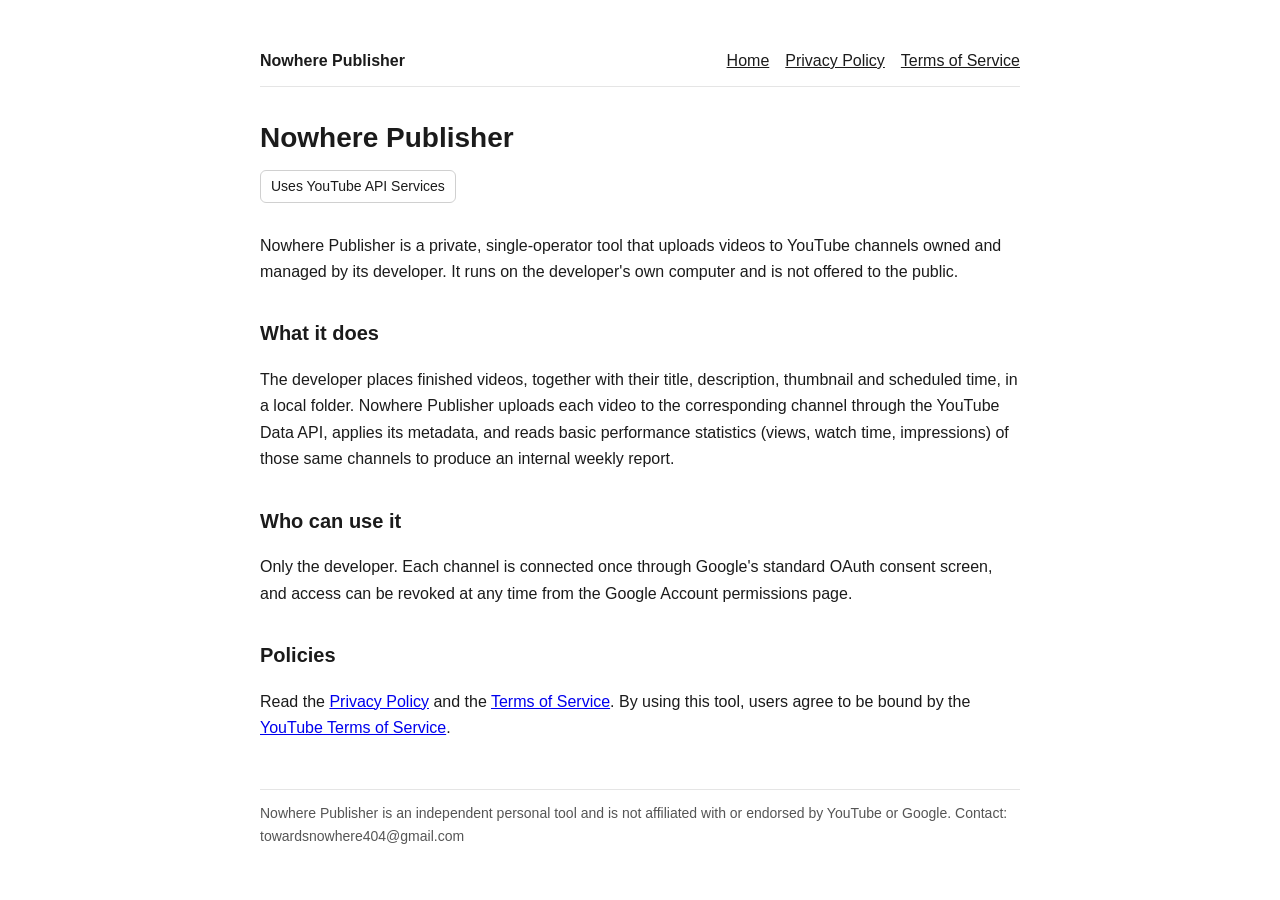
<file: index.html>
<!DOCTYPE html><html lang="en"><head><meta charset="utf-8"><meta name="viewport" content="width=device-width,initial-scale=1"><title>Nowhere Publisher</title><link rel="stylesheet" href="style.css"></head><body>
<header><strong>Nowhere Publisher</strong><nav><a href="index.html">Home</a><a href="privacy.html">Privacy Policy</a><a href="terms.html">Terms of Service</a></nav></header>
<h1>Nowhere Publisher</h1>
<p class="badge">Uses YouTube API Services</p>
<p>Nowhere Publisher is a private, single-operator tool that uploads videos to YouTube channels owned and managed by its developer. It runs on the developer's own computer and is not offered to the public.</p>
<h2>What it does</h2>
<p>The developer places finished videos, together with their title, description, thumbnail and scheduled time, in a local folder. Nowhere Publisher uploads each video to the corresponding channel through the YouTube Data API, applies its metadata, and reads basic performance statistics (views, watch time, impressions) of those same channels to produce an internal weekly report.</p>
<h2>Who can use it</h2>
<p>Only the developer. Each channel is connected once through Google's standard OAuth consent screen, and access can be revoked at any time from the Google Account permissions page.</p>
<h2>Policies</h2>
<p>Read the <a href="privacy.html">Privacy Policy</a> and the <a href="terms.html">Terms of Service</a>. By using this tool, users agree to be bound by the <a href="https://www.youtube.com/t/terms">YouTube Terms of Service</a>.</p>
<footer>Nowhere Publisher is an independent personal tool and is not affiliated with or endorsed by YouTube or Google. Contact: towardsnowhere404@gmail.com</footer>
</body></html>
</file>
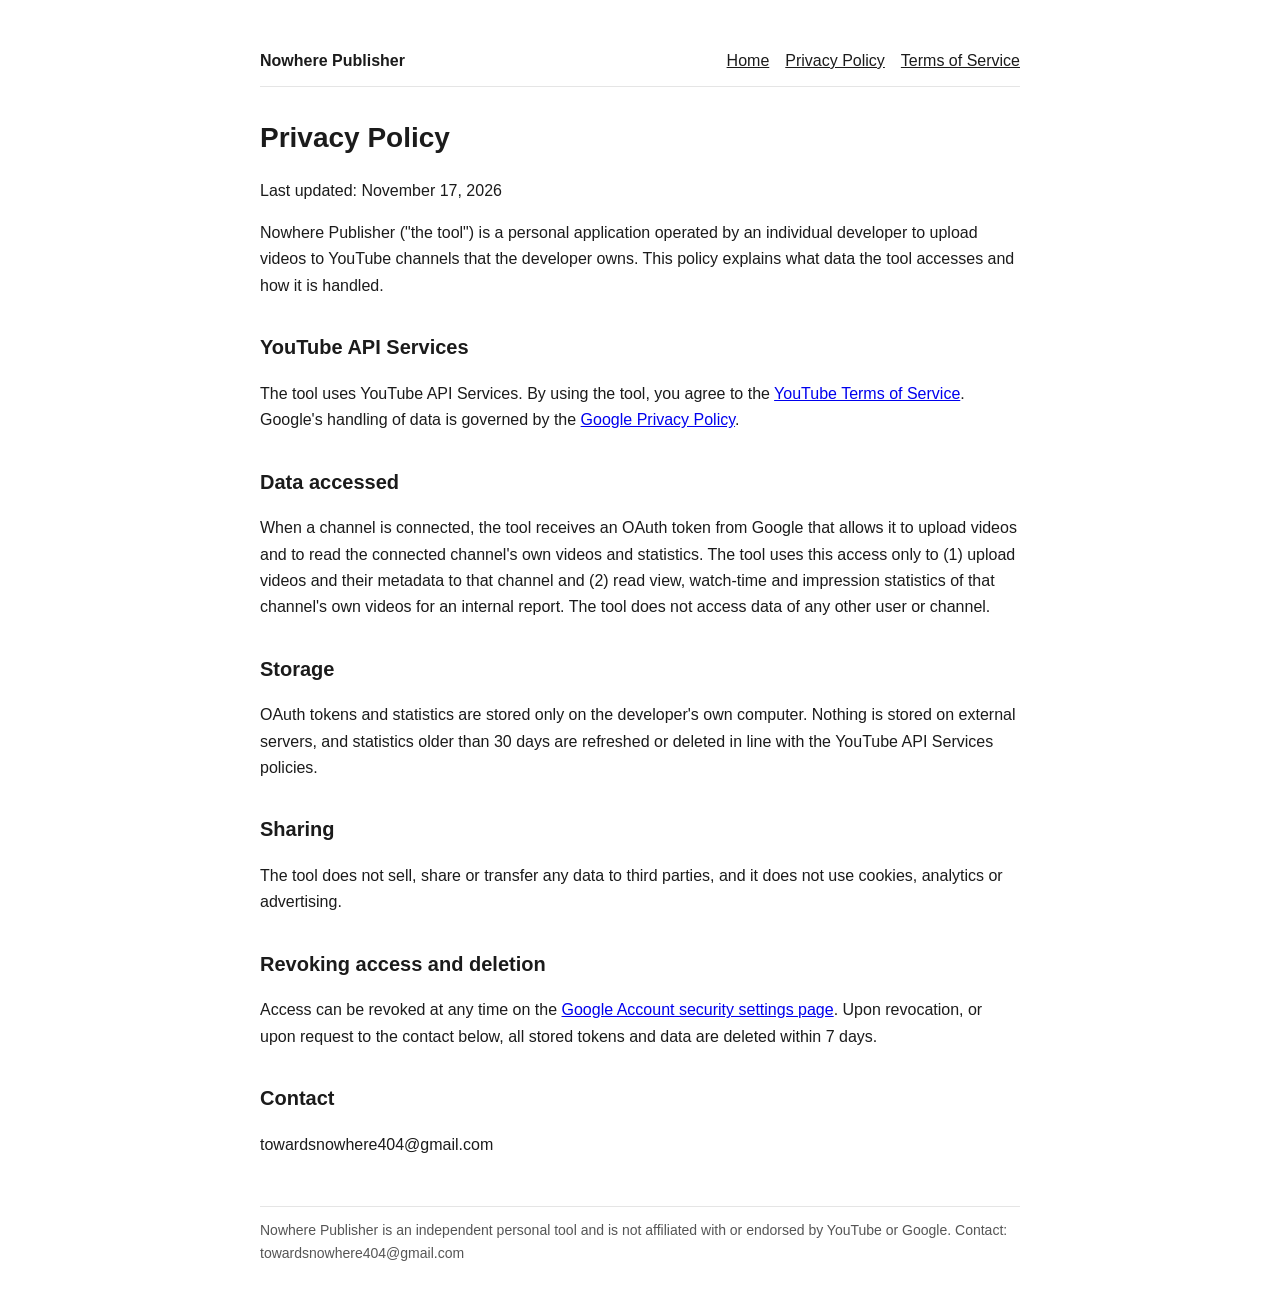
<file: privacy.html>
<!DOCTYPE html><html lang="en"><head><meta charset="utf-8"><meta name="viewport" content="width=device-width,initial-scale=1"><title>Privacy Policy - Nowhere Publisher</title><link rel="stylesheet" href="style.css"></head><body>
<header><strong>Nowhere Publisher</strong><nav><a href="index.html">Home</a><a href="privacy.html">Privacy Policy</a><a href="terms.html">Terms of Service</a></nav></header>
<h1>Privacy Policy</h1>
<p>Last updated: November 17, 2026</p>
<p>Nowhere Publisher ("the tool") is a personal application operated by an individual developer to upload videos to YouTube channels that the developer owns. This policy explains what data the tool accesses and how it is handled.</p>
<h2>YouTube API Services</h2>
<p>The tool uses YouTube API Services. By using the tool, you agree to the <a href="https://www.youtube.com/t/terms">YouTube Terms of Service</a>. Google's handling of data is governed by the <a href="https://policies.google.com/privacy">Google Privacy Policy</a>.</p>
<h2>Data accessed</h2>
<p>When a channel is connected, the tool receives an OAuth token from Google that allows it to upload videos and to read the connected channel's own videos and statistics. The tool uses this access only to (1) upload videos and their metadata to that channel and (2) read view, watch-time and impression statistics of that channel's own videos for an internal report. The tool does not access data of any other user or channel.</p>
<h2>Storage</h2>
<p>OAuth tokens and statistics are stored only on the developer's own computer. Nothing is stored on external servers, and statistics older than 30 days are refreshed or deleted in line with the YouTube API Services policies.</p>
<h2>Sharing</h2>
<p>The tool does not sell, share or transfer any data to third parties, and it does not use cookies, analytics or advertising.</p>
<h2>Revoking access and deletion</h2>
<p>Access can be revoked at any time on the <a href="https://security.google.com/settings/security/permissions">Google Account security settings page</a>. Upon revocation, or upon request to the contact below, all stored tokens and data are deleted within 7 days.</p>
<h2>Contact</h2>
<p>towardsnowhere404@gmail.com</p>
<footer>Nowhere Publisher is an independent personal tool and is not affiliated with or endorsed by YouTube or Google. Contact: towardsnowhere404@gmail.com</footer>
</body></html>
</file>
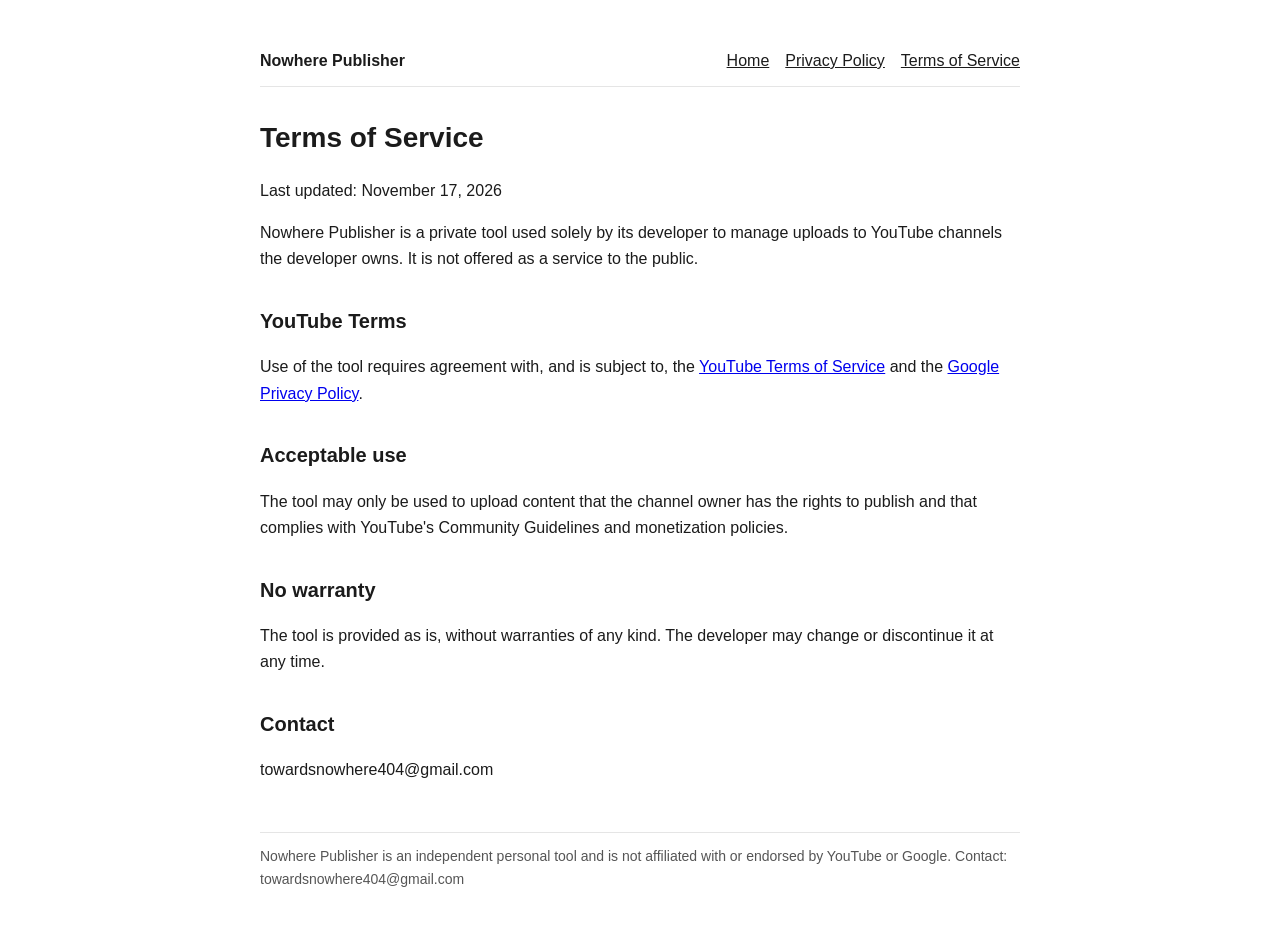
<file: terms.html>
<!DOCTYPE html><html lang="en"><head><meta charset="utf-8"><meta name="viewport" content="width=device-width,initial-scale=1"><title>Terms of Service - Nowhere Publisher</title><link rel="stylesheet" href="style.css"></head><body>
<header><strong>Nowhere Publisher</strong><nav><a href="index.html">Home</a><a href="privacy.html">Privacy Policy</a><a href="terms.html">Terms of Service</a></nav></header>
<h1>Terms of Service</h1>
<p>Last updated: November 17, 2026</p>
<p>Nowhere Publisher is a private tool used solely by its developer to manage uploads to YouTube channels the developer owns. It is not offered as a service to the public.</p>
<h2>YouTube Terms</h2>
<p>Use of the tool requires agreement with, and is subject to, the <a href="https://www.youtube.com/t/terms">YouTube Terms of Service</a> and the <a href="https://policies.google.com/privacy">Google Privacy Policy</a>.</p>
<h2>Acceptable use</h2>
<p>The tool may only be used to upload content that the channel owner has the rights to publish and that complies with YouTube's Community Guidelines and monetization policies.</p>
<h2>No warranty</h2>
<p>The tool is provided as is, without warranties of any kind. The developer may change or discontinue it at any time.</p>
<h2>Contact</h2>
<p>towardsnowhere404@gmail.com</p>
<footer>Nowhere Publisher is an independent personal tool and is not affiliated with or endorsed by YouTube or Google. Contact: towardsnowhere404@gmail.com</footer>
</body></html>
</file>
<file: style.css>
body{font-family:-apple-system,Segoe UI,Roboto,Helvetica,Arial,sans-serif;max-width:760px;margin:48px auto;padding:0 20px;line-height:1.65;color:#1b1b1b}
header{display:flex;justify-content:space-between;align-items:center;border-bottom:1px solid #e5e5e5;padding-bottom:12px;margin-bottom:28px}
header a{margin-left:16px;color:#1b1b1b}
h1{font-size:28px;margin:0}h2{font-size:20px;margin-top:32px}
.badge{display:inline-block;border:1px solid #d0d0d0;border-radius:6px;padding:4px 10px;font-size:14px;margin-top:8px}
footer{margin-top:48px;border-top:1px solid #e5e5e5;padding-top:12px;font-size:14px;color:#555}
</file>
